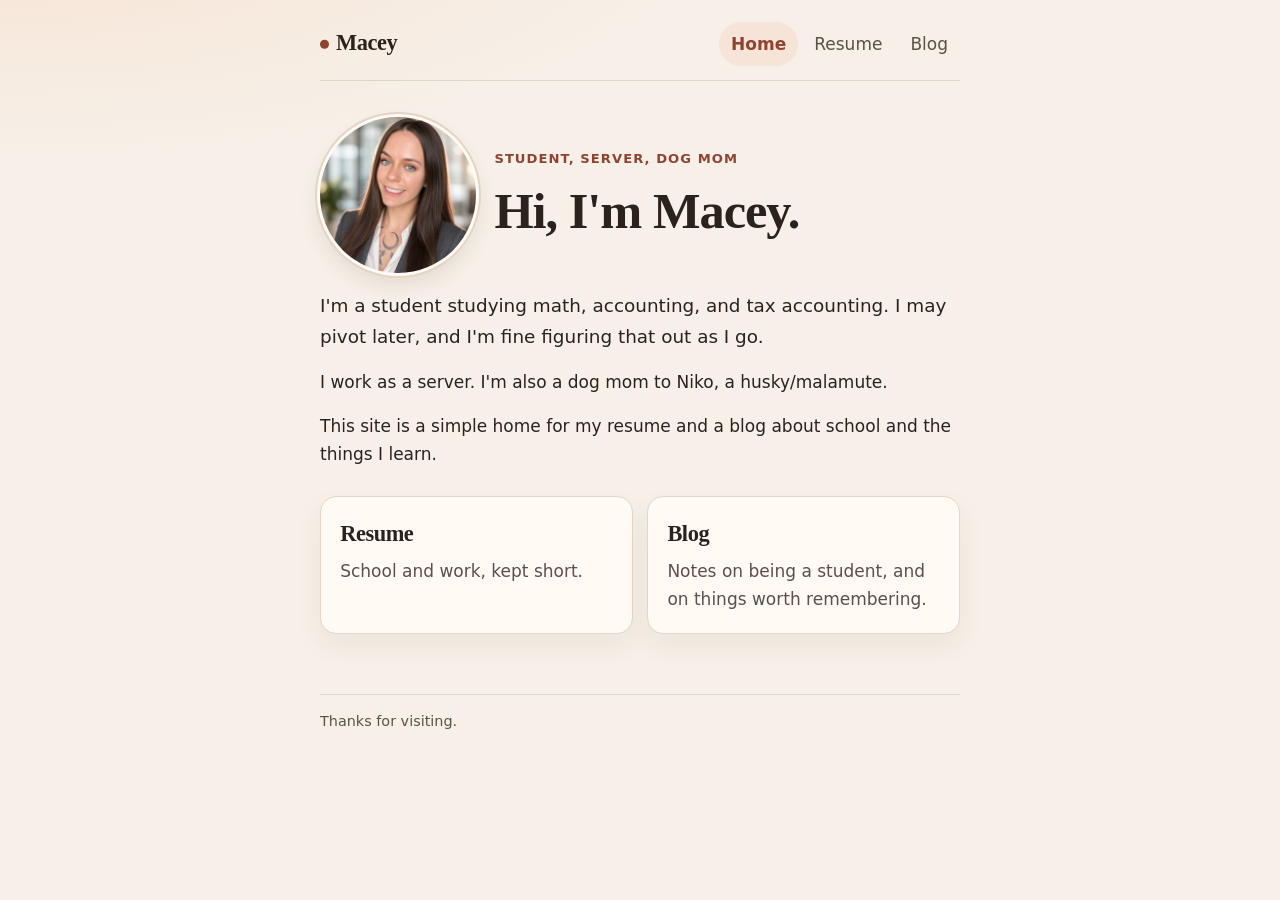
<file: index.html>
<!DOCTYPE html>
<html lang="en">
<head>
  <meta charset="utf-8">
<meta name="robots" content="noindex, nofollow">
  <meta name="viewport" content="width=device-width, initial-scale=1">
  <title>Macey Kirkman</title>
  <meta name="description" content="Macey is a student studying math, accounting, and tax accounting. She works as a server and is a dog mom to Niko.">
  <meta name="theme-color" content="#f6f0e8">
  <meta property="og:title" content="Macey Kirkman">
  <meta property="og:description" content="Macey is a student studying math, accounting, and tax accounting. She works as a server and is a dog mom to Niko.">
  <meta property="og:type" content="website">
  <meta property="og:url" content="https://maceface13.github.io/">
  <meta property="og:image" content="https://maceface13.github.io/images/headshot.jpg">
  <meta property="og:image:width" content="320">
  <meta property="og:image:height" content="320">
  <link rel="stylesheet" href="css/styles.css">
  <link rel="icon" href="favicon.svg" type="image/svg+xml">
  <link rel="icon" href="favicon-32.png" type="image/png" sizes="32x32">
  <link rel="apple-touch-icon" href="apple-touch-icon.png">

</head>
<body>
  <a class="skip-link" href="#main">Skip to content</a>
  <div class="page">
    <header class="site-header">
      <a class="site-name" href="index.html">Macey</a>
      <nav aria-label="Main">
        <a href="index.html" aria-current="page">Home</a>
        <a href="resume.html">Resume</a>
        <a href="blog/index.html">Blog</a>
      </nav>
    </header>

    <main id="main">
      <div class="intro">
        <img class="headshot" src="images/headshot.jpg" width="320" height="320" alt="Photo of Macey">
        <div>
          <p class="kicker">Student, server, dog mom</p>
          <h1>Hi, I'm Macey.</h1>
        </div>
      </div>
      <p class="lede">I'm a student studying math, accounting, and tax accounting. I may pivot later, and I'm fine figuring that out as I go.</p>
      <p>I work as a server. I'm also a dog mom to Niko, a husky/malamute.</p>
      <p>This site is a simple home for my resume and a blog about school and the things I learn.</p>

      <div class="cards">
        <a class="card" href="resume.html">
          <strong>Resume</strong>
          <span>School and work, kept short.</span>
        </a>
        <a class="card" href="blog/index.html">
          <strong>Blog</strong>
          <span>Notes on being a student, and on things worth remembering.</span>
        </a>
      </div>
    </main>

    <footer class="site-footer">
      <p>Thanks for visiting.</p>
    </footer>
  </div>
</body>
</html>
</file>
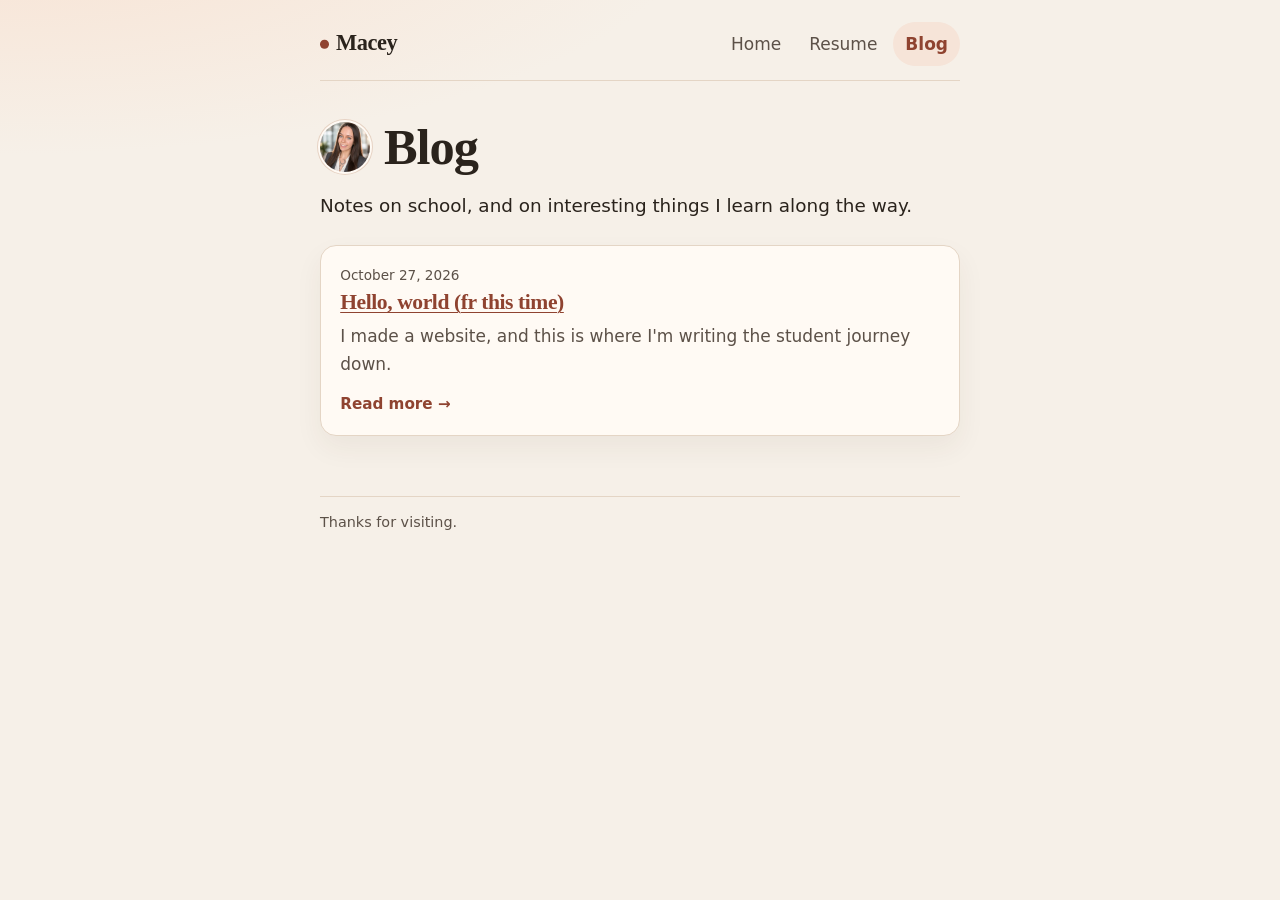
<file: blog/index.html>
<!DOCTYPE html>
<html lang="en">
<head>
  <meta charset="utf-8">
<meta name="robots" content="noindex, nofollow">
  <meta name="viewport" content="width=device-width, initial-scale=1">
  <title>Blog · Macey</title>
  <meta name="description" content="Macey's blog: notes on being a student and things worth remembering.">
  <meta name="theme-color" content="#f6f0e8">
  <meta property="og:title" content="Blog · Macey">
  <meta property="og:description" content="Macey's blog: notes on being a student and things worth remembering.">
  <meta property="og:type" content="website">
  <meta property="og:url" content="https://maceface13.github.io/blog/">
  <meta property="og:image" content="https://maceface13.github.io/images/headshot.jpg">
  <meta property="og:image:width" content="320">
  <meta property="og:image:height" content="320">
  <link rel="stylesheet" href="../css/styles.css">
  <link rel="icon" href="../favicon.svg" type="image/svg+xml">
  <link rel="icon" href="../favicon-32.png" type="image/png" sizes="32x32">
  <link rel="apple-touch-icon" href="../apple-touch-icon.png">

</head>
<body>
  <a class="skip-link" href="#main">Skip to content</a>
  <div class="page">
    <header class="site-header">
      <a class="site-name" href="../index.html">Macey</a>
      <nav aria-label="Main">
        <a href="../index.html">Home</a>
        <a href="../resume.html">Resume</a>
        <a href="index.html" aria-current="page">Blog</a>
      </nav>
    </header>

    <main id="main">
      <!--
        Adding a post:
        1. Copy hello-world.html in this folder and give the copy a new file name.
        2. Change the title, date, and paragraphs in that new file.
        3. Copy an <li> below, paste it at the top of the list, and update the link (href), date, title, and summary.
           Leave the "Read more →" line as it is. The whole card is one link.
        Fuller steps are in the README at the project root.
      -->
      <div class="blog-intro">
        <img class="headshot headshot-thumb" src="../images/headshot.jpg" width="320" height="320" alt="Photo of Macey">
        <h1>Blog</h1>
      </div>
      <p class="lede">Notes on school, and on interesting things I learn along the way.</p>

      <ul class="post-list">
        <li>
          <a class="post-card" href="hello-world.html">
            <time datetime="2026-10-27">October 27, 2026</time>
            <h2>Hello, world (fr this time)</h2>
            <p>I made a website, and this is where I'm writing the student journey down.</p>
            <span class="read-more">Read more →</span>
          </a>
        </li>
      </ul>
    </main>

    <footer class="site-footer">
      <p>Thanks for visiting.</p>
    </footer>
  </div>
</body>
</html>
</file>
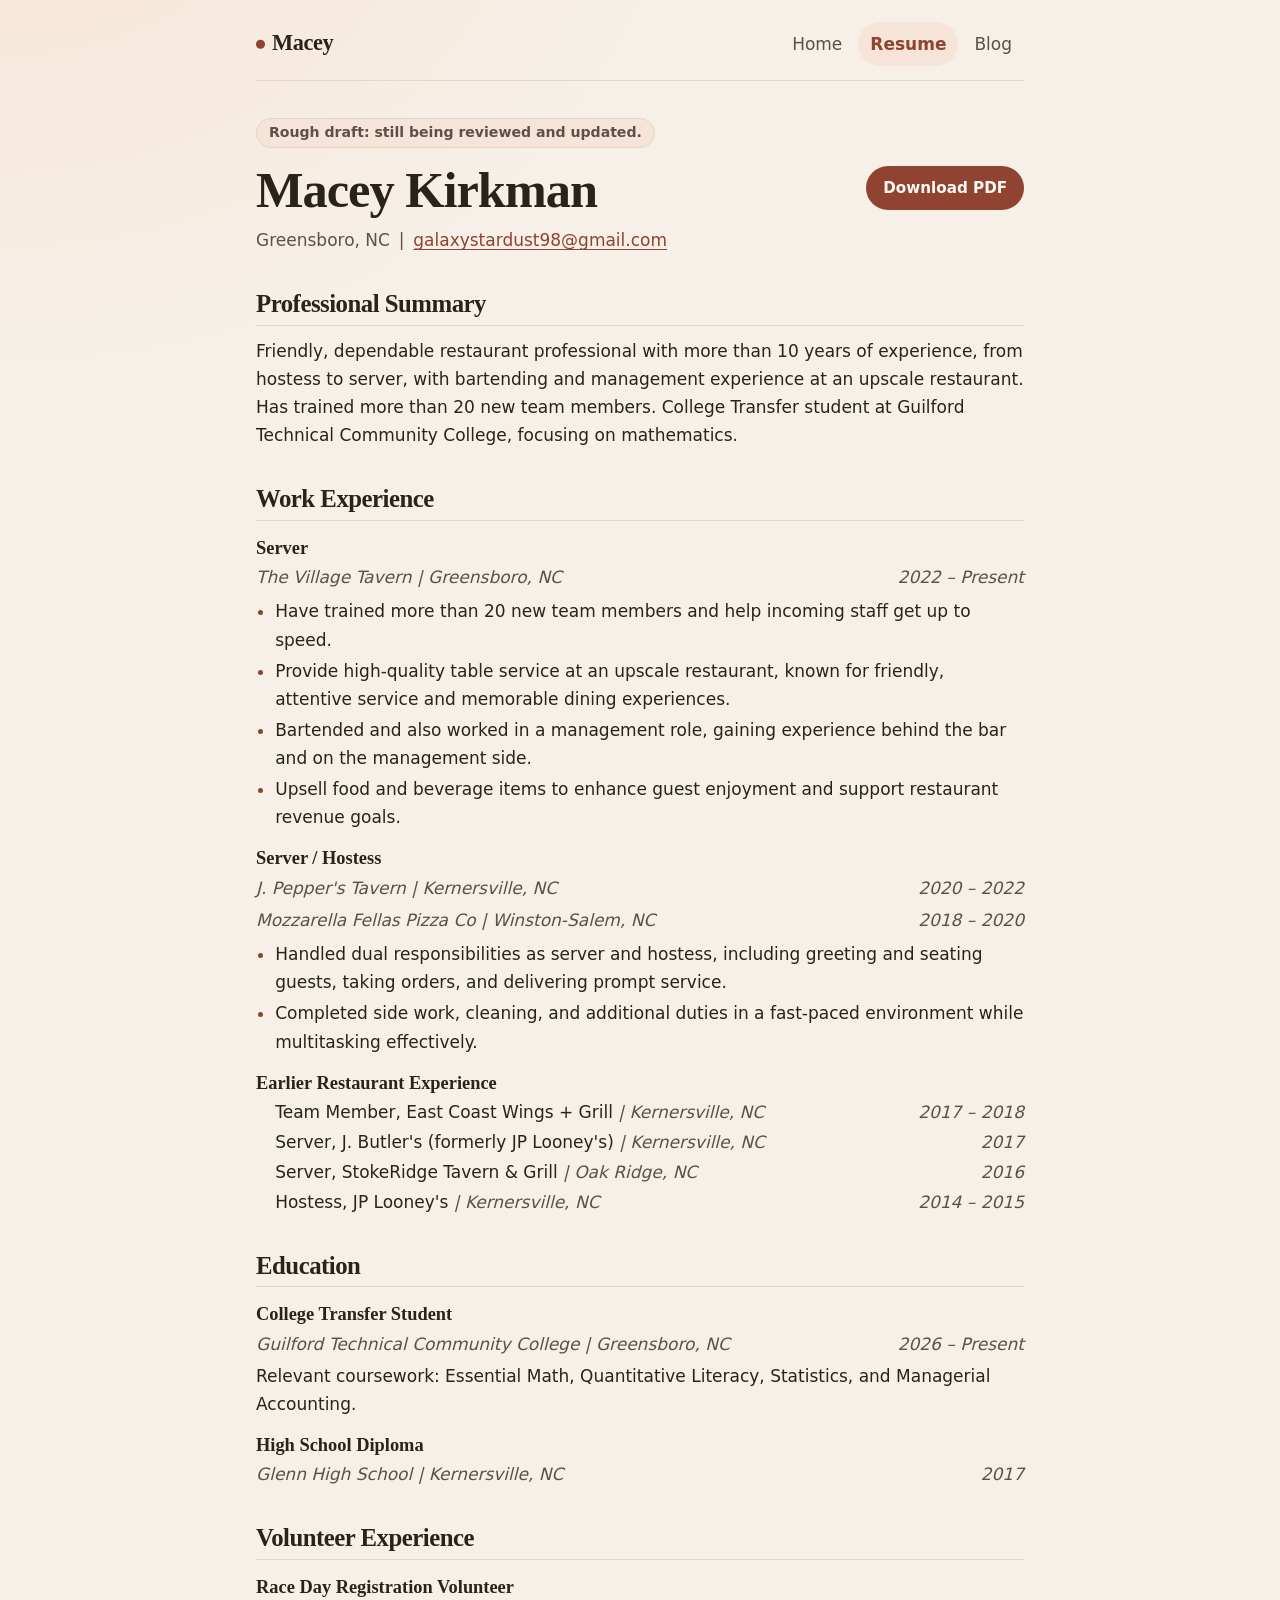
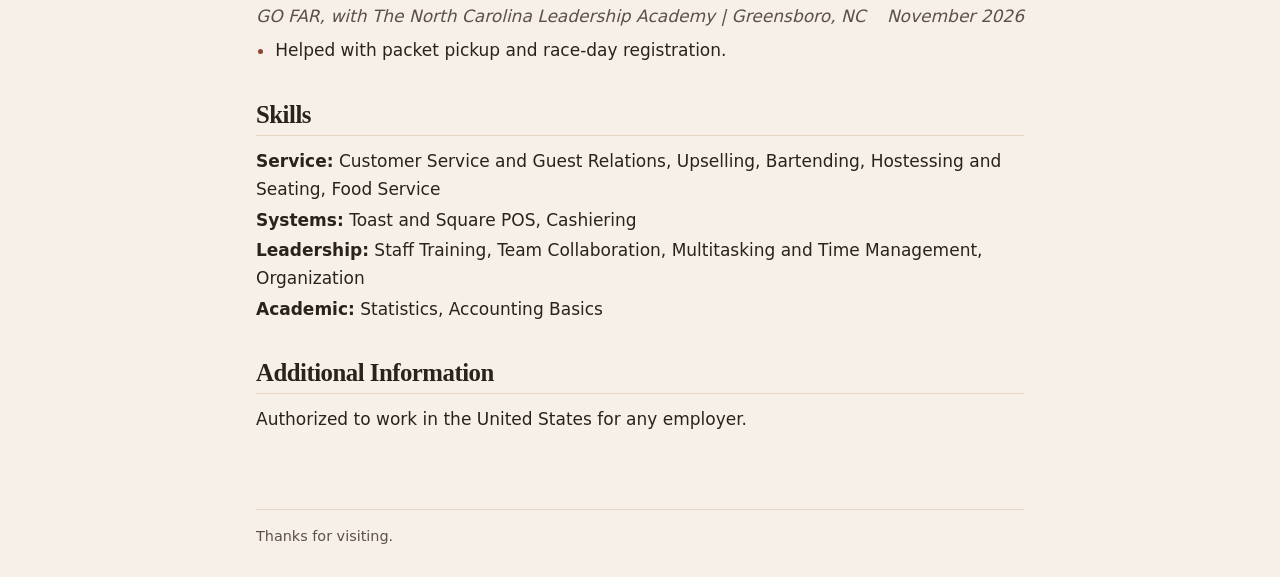
<file: resume.html>
<!DOCTYPE html>
<html lang="en">
<head>
  <meta charset="utf-8">
<meta name="robots" content="noindex, nofollow">
  <meta name="viewport" content="width=device-width, initial-scale=1">
  <title>Resume · Macey</title>
  <meta name="description" content="Macey's resume: studies in mathematics at GTCC, and server and hostess experience.">
  <meta name="theme-color" content="#f6f0e8">
  <meta property="og:title" content="Resume · Macey">
  <meta property="og:description" content="Macey's resume: studies in mathematics at GTCC, and server and hostess experience.">
  <meta property="og:type" content="website">
  <meta property="og:url" content="https://maceface13.github.io/resume.html">
  <meta property="og:image" content="https://maceface13.github.io/images/headshot.jpg">
  <meta property="og:image:width" content="320">
  <meta property="og:image:height" content="320">
  <link rel="stylesheet" href="css/styles.css">
  <link rel="icon" href="favicon.svg" type="image/svg+xml">
  <link rel="icon" href="favicon-32.png" type="image/png" sizes="32x32">
  <link rel="apple-touch-icon" href="apple-touch-icon.png">

</head>
<body>
  <a class="skip-link" href="#main">Skip to content</a>
  <div class="page">
    <header class="site-header">
      <a class="site-name" href="index.html">Macey</a>
      <nav aria-label="Main">
        <a href="index.html">Home</a>
        <a href="resume.html" aria-current="page">Resume</a>
        <a href="blog/index.html">Blog</a>
      </nav>
    </header>

    <main id="main">
      <!-- Public contact is city, state, and email only. Keep the phone number and ZIP code off this page and off the PDF. -->
      <article class="resume">
        <p class="draft-badge">Rough draft: still being reviewed and updated.</p>
        <div class="resume-top">
          <div>
            <h1>Macey Kirkman</h1>
            <p class="resume-contact"><span>Greensboro, NC</span><span class="sep" aria-hidden="true">|</span><a href="mailto:galaxystardust98@gmail.com">galaxystardust98@gmail.com</a></p>
          </div>
          <a class="download-btn" href="Elizabeth_Kirkman_Resume.pdf" download>Download PDF</a>
        </div>

        <section>
          <h2>Professional Summary</h2>
          <p>Friendly, dependable restaurant professional with more than 10 years of experience, from hostess to server, with bartending and management experience at an upscale restaurant. Has trained more than 20 new team members. College Transfer student at Guilford Technical Community College, focusing on mathematics.</p>
        </section>

        <section>
          <h2>Work Experience</h2>
          <div class="resume-job">
            <h3 class="resume-role">Server</h3>
            <p class="resume-org"><span>The Village Tavern<span class="loc">Greensboro, NC</span></span><span class="dates">2022 – Present</span></p>
            <ul>
              <li>Have trained more than 20 new team members and help incoming staff get up to speed.</li>
              <li>Provide high-quality table service at an upscale restaurant, known for friendly, attentive service and memorable dining experiences.</li>
              <li>Bartended and also worked in a management role, gaining experience behind the bar and on the management side.</li>
              <li>Upsell food and beverage items to enhance guest enjoyment and support restaurant revenue goals.</li>
            </ul>
          </div>
          <div class="resume-job">
            <h3 class="resume-role">Server / Hostess</h3>
            <p class="resume-org"><span>J. Pepper&#39;s Tavern<span class="loc">Kernersville, NC</span></span><span class="dates">2020 – 2022</span></p>
            <p class="resume-org"><span>Mozzarella Fellas Pizza Co<span class="loc">Winston-Salem, NC</span></span><span class="dates">2018 – 2020</span></p>
            <ul>
              <li>Handled dual responsibilities as server and hostess, including greeting and seating guests, taking orders, and delivering prompt service.</li>
              <li>Completed side work, cleaning, and additional duties in a fast-paced environment while multitasking effectively.</li>
            </ul>
          </div>
          <div class="resume-job">
            <h3 class="resume-role">Earlier Restaurant Experience</h3>
            <ul class="resume-earlier-list">
              <li><span>Team Member, East Coast Wings + Grill<span class="loc">Kernersville, NC</span></span><span class="dates">2017 – 2018</span></li>
              <li><span>Server, J. Butler&#39;s (formerly JP Looney&#39;s)<span class="loc">Kernersville, NC</span></span><span class="dates">2017</span></li>
              <li><span>Server, StokeRidge Tavern &amp; Grill<span class="loc">Oak Ridge, NC</span></span><span class="dates">2016</span></li>
              <li><span>Hostess, JP Looney&#39;s<span class="loc">Kernersville, NC</span></span><span class="dates">2014 – 2015</span></li>
            </ul>
          </div>
        </section>

        <section>
          <h2>Education</h2>
          <h3 class="resume-role">College Transfer Student</h3>
          <p class="resume-org"><span>Guilford Technical Community College<span class="loc">Greensboro, NC</span></span><span class="dates">2026 – Present</span></p>
          <p class="resume-courses">Relevant coursework: Essential Math, Quantitative Literacy, Statistics, and Managerial Accounting.</p>
          <h3 class="resume-role">High School Diploma</h3>
          <p class="resume-org"><span>Glenn High School<span class="loc">Kernersville, NC</span></span><span class="dates">2017</span></p>
        </section>

        <section>
          <h2>Volunteer Experience</h2>
          <div class="resume-job">
            <h3 class="resume-role">Race Day Registration Volunteer</h3>
            <p class="resume-org"><span>GO FAR, with The North Carolina Leadership Academy<span class="loc">Greensboro, NC</span></span><span class="dates">November 2026</span></p>
            <ul>
              <li>Helped with packet pickup and race-day registration.</li>
            </ul>
          </div>
        </section>

        <section>
          <h2>Skills</h2>
          <p class="resume-skill-group"><strong>Service:</strong> Customer Service and Guest Relations, Upselling, Bartending, Hostessing and Seating, Food Service</p>
          <p class="resume-skill-group"><strong>Systems:</strong> Toast and Square POS, Cashiering</p>
          <p class="resume-skill-group"><strong>Leadership:</strong> Staff Training, Team Collaboration, Multitasking and Time Management, Organization</p>
          <p class="resume-skill-group"><strong>Academic:</strong> Statistics, Accounting Basics</p>
        </section>

        <section>
          <h2>Additional Information</h2>
          <p>Authorized to work in the United States for any employer.</p>
        </section>
      </article>
    </main>

    <footer class="site-footer">
      <p>Thanks for visiting.</p>
    </footer>
  </div>
</body>
</html>
</file>
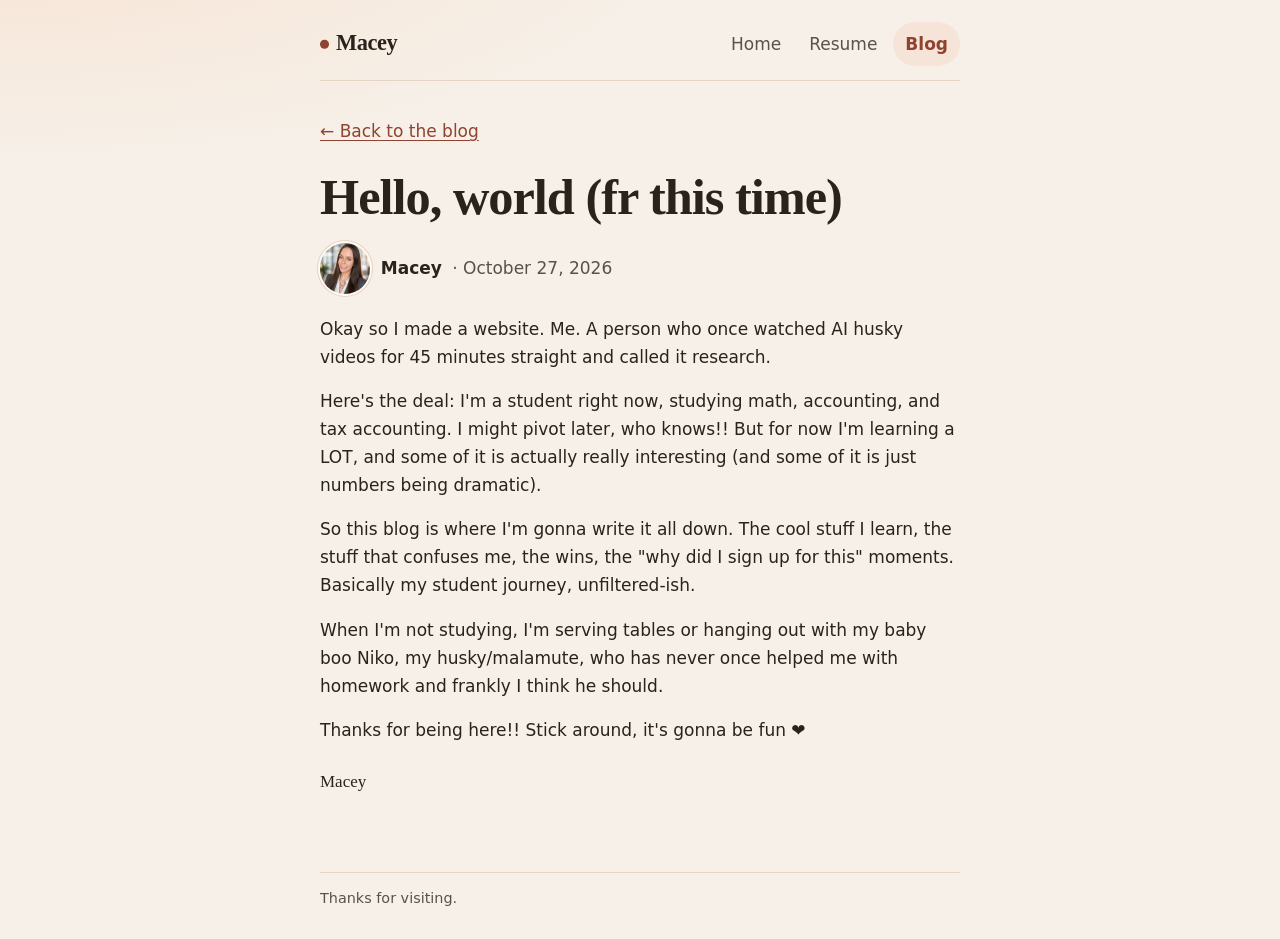
<file: blog/hello-world.html>
<!DOCTYPE html>
<html lang="en">
<head>
  <meta charset="utf-8">
<meta name="robots" content="noindex, nofollow">
  <meta name="viewport" content="width=device-width, initial-scale=1">
  <title>Hello, world (fr this time) · Macey</title>
  <meta name="description" content="Macey made a website and is writing down her student journey.">
  <meta name="theme-color" content="#f6f0e8">
  <meta property="og:title" content="Hello, world (fr this time) · Macey">
  <meta property="og:description" content="Macey made a website and is writing down her student journey.">
  <meta property="og:type" content="article">
  <meta property="og:url" content="https://maceface13.github.io/blog/hello-world.html">
  <meta property="og:image" content="https://maceface13.github.io/images/headshot.jpg">
  <meta property="og:image:width" content="320">
  <meta property="og:image:height" content="320">
  <link rel="stylesheet" href="../css/styles.css">
  <link rel="icon" href="../favicon.svg" type="image/svg+xml">
  <link rel="icon" href="../favicon-32.png" type="image/png" sizes="32x32">
  <link rel="apple-touch-icon" href="../apple-touch-icon.png">

</head>
<body>
  <a class="skip-link" href="#main">Skip to content</a>
  <div class="page">
    <header class="site-header">
      <a class="site-name" href="../index.html">Macey</a>
      <nav aria-label="Main">
        <a href="../index.html">Home</a>
        <a href="../resume.html">Resume</a>
        <a href="index.html" aria-current="page">Blog</a>
      </nav>
    </header>

    <main id="main">
      <!--
        This is a blog post. To write a new one, copy this file, rename the copy,
        then change the title, date, and paragraphs. Leave the byline photo and
        the name Macey as they are. Add a matching link at the top of the list
        in index.html (this same folder). See the README.
      -->
      <p class="back"><a href="index.html">← Back to the blog</a></p>
      <article>
        <h1>Hello, world (fr this time)</h1>
        <p class="byline">
          <img class="headshot headshot-thumb" src="../images/headshot.jpg" width="320" height="320" alt="Photo of Macey">
          <span class="byline-name">Macey</span>
          <time datetime="2026-10-27">October 27, 2026</time>
        </p>

        <p>Okay so I made a website. Me. A person who once watched AI husky videos for 45 minutes straight and called it research.</p>

        <p>Here's the deal: I'm a student right now, studying math, accounting, and tax accounting. I might pivot later, who knows!! But for now I'm learning a LOT, and some of it is actually really interesting (and some of it is just numbers being dramatic).</p>

        <p>So this blog is where I'm gonna write it all down. The cool stuff I learn, the stuff that confuses me, the wins, the "why did I sign up for this" moments. Basically my student journey, unfiltered-ish.</p>

        <p>When I'm not studying, I'm serving tables or hanging out with my baby boo Niko, my husky/malamute, who has never once helped me with homework and frankly I think he should.</p>

        <p>Thanks for being here!! Stick around, it's gonna be fun ❤️</p>

        <p class="signoff">Macey</p>
      </article>
    </main>

    <footer class="site-footer">
      <p>Thanks for visiting.</p>
    </footer>
  </div>
</body>
</html>
</file>
<file: css/styles.css>
/*
  Macey's site styles.
  Change the colors and fonts in :root to restyle the whole site.
*/

:root {
  --bg: #f6f0e8;
  --surface: #fffaf4;
  --ink: #2a231c;
  --muted: #5c5148;
  --line: #e4d5c5;
  --accent: #8f4330;
  --accent-hover: #6f3324;
  --accent-soft: #f6e4d8;
  --shadow: 0 12px 28px rgba(74, 44, 26, 0.06);
  --radius: 16px;
  --serif: "Iowan Old Style", "Palatino Linotype", Palatino, Georgia, "Times New Roman", serif;
  --sans: "Segoe UI", system-ui, -apple-system, BlinkMacSystemFont, Helvetica, Arial, sans-serif;
}

*,
*::before,
*::after {
  box-sizing: border-box;
}

html {
  color-scheme: light;
  scroll-behavior: smooth;
}

body {
  margin: 0;
  min-height: 100vh;
  background-color: var(--bg);
  background-image: radial-gradient(ellipse 90% 42% at 0% -8%, #f8e3d4, transparent 60%);
  color: var(--ink);
  font-family: var(--sans);
  font-size: 1.0625rem;
  line-height: 1.65;
}

.skip-link {
  position: absolute;
  left: 0.75rem;
  top: 0.75rem;
  transform: translateY(-150%);
  background: var(--ink);
  color: #fffaf4;
  padding: 0.45rem 0.75rem;
  border-radius: 8px;
  z-index: 2;
}

.skip-link:focus {
  transform: none;
}

.page {
  width: min(100% - 2rem, 40rem);
  margin-inline: auto;
}

.site-header {
  display: flex;
  flex-wrap: wrap;
  align-items: center;
  justify-content: space-between;
  gap: 0.75rem 1.25rem;
  padding: 1.35rem 0 0.9rem;
  border-bottom: 1px solid var(--line);
}

.site-name {
  font-family: var(--serif);
  font-size: 1.4rem;
  font-weight: 600;
  letter-spacing: -0.02em;
  color: var(--ink);
  text-decoration: none;
}

.site-name::before {
  content: "";
  display: inline-block;
  width: 0.55rem;
  height: 0.55rem;
  margin-right: 0.45rem;
  border-radius: 50%;
  background: var(--accent);
  transform: translateY(-0.08rem);
}

nav {
  display: flex;
  flex-wrap: wrap;
  gap: 0.25rem;
}

nav a {
  display: inline-flex;
  align-items: center;
  justify-content: center;
  min-height: 44px;
  color: var(--muted);
  text-decoration: none;
  padding: 0.4rem 0.75rem;
  border-radius: 999px;
}

nav a:hover {
  color: var(--ink);
  background: rgba(143, 67, 48, 0.08);
}

nav a[aria-current="page"] {
  color: var(--accent);
  background: var(--accent-soft);
  font-weight: 600;
}

main {
  padding: 2.25rem 0 3.5rem;
}

h1,
h2,
h3 {
  font-family: var(--serif);
  font-weight: 600;
  letter-spacing: -0.02em;
  line-height: 1.2;
}

h1 {
  margin: 0 0 1rem;
  font-size: clamp(2.15rem, 6vw, 3.15rem);
  text-wrap: balance;
}

h2 {
  margin: 2.2rem 0 0.7rem;
  font-size: 1.55rem;
}

.kicker {
  margin: 0 0 0.7rem;
  color: var(--accent);
  font-size: 0.82rem;
  font-weight: 600;
  letter-spacing: 0.08em;
  text-transform: uppercase;
}

.lede {
  margin-top: 0;
  font-size: 1.15rem;
}

.intro,
.resume-intro {
  display: flex;
  align-items: center;
  gap: 1.15rem;
}

.intro {
  margin-bottom: 1.15rem;
}

.resume-intro {
  margin-bottom: 0.35rem;
}

.intro h1,
.resume-intro h1,
.resume-intro .lede {
  margin-bottom: 0;
}

/* Round crop. The lower percentage keeps the face in frame on a tall photo. */
.headshot {
  flex: none;
  width: 9.75rem;
  height: 9.75rem;
  border-radius: 50%;
  object-fit: cover;
  object-position: center;
  background: var(--accent-soft);
  box-shadow:
    0 0 0 3px var(--surface),
    0 0 0 5px #e7d3c4,
    0 10px 22px rgba(74, 44, 26, 0.12);
}

.headshot-small {
  width: 4.6rem;
  height: 4.6rem;
  box-shadow:
    0 0 0 2px var(--surface),
    0 0 0 4px #e7d3c4,
    0 6px 14px rgba(74, 44, 26, 0.1);
}

/* Smaller circle for the blog header and post byline. */
.headshot.headshot-thumb {
  width: 3.15rem;
  height: 3.15rem;
  box-shadow:
    0 0 0 2px var(--surface),
    0 0 0 3px #e7d3c4;
}

.blog-intro {
  display: flex;
  align-items: center;
  gap: 0.85rem;
  margin-bottom: 0.85rem;
}

.blog-intro h1 {
  margin: 0;
}

p {
  margin: 0 0 1rem;
}

a {
  color: var(--accent);
  text-underline-offset: 0.16em;
}

a:hover {
  color: var(--accent-hover);
}

.cards {
  display: grid;
  gap: 0.9rem;
  margin-top: 1.75rem;
}

.card {
  display: block;
  background: var(--surface);
  border: 1px solid var(--line);
  border-radius: var(--radius);
  padding: 1.15rem 1.2rem 1.25rem;
  color: inherit;
  text-decoration: none;
  box-shadow: var(--shadow);
}

.card strong {
  display: block;
  margin-bottom: 0.3rem;
  font-family: var(--serif);
  font-size: 1.4rem;
  font-weight: 600;
  letter-spacing: -0.02em;
  color: var(--ink);
}

.card span {
  color: var(--muted);
}

.card:hover {
  border-color: #e0b8a4;
}

.card:hover strong {
  color: var(--accent);
}

.job {
  padding: 1rem 0;
  border-top: 1px solid var(--line);
}

.job h3 {
  margin: 0;
  font-size: 1.2rem;
}

.job-place,
.job-dates {
  margin: 0.15rem 0 0;
}

.job-dates {
  color: var(--muted);
  font-size: 0.95rem;
}

.skills {
  margin: 0.25rem 0 0;
  padding-left: 1.2rem;
}

.skills li {
  margin: 0.3rem 0;
  padding-left: 0.2rem;
}

.skills li::marker {
  color: var(--accent);
}

.post-list {
  list-style: none;
  display: grid;
  gap: 0.9rem;
  margin: 1.5rem 0 0;
  padding: 0;
}

.post-card {
  display: block;
  background: var(--surface);
  border: 1px solid var(--line);
  border-radius: var(--radius);
  padding: 1.1rem 1.2rem 1.15rem;
  color: inherit;
  text-decoration: none;
  box-shadow: var(--shadow);
  cursor: pointer;
  transition: transform 0.18s ease, border-color 0.18s ease, box-shadow 0.18s ease;
}

.post-card:hover {
  border-color: #e0b8a4;
  transform: translateY(-3px);
  box-shadow: 0 16px 30px rgba(74, 44, 26, 0.1);
}

.post-card:focus-visible {
  outline: 2px solid var(--accent);
  outline-offset: 3px;
}

.post-list time {
  display: block;
  color: var(--muted);
  font-size: 0.85rem;
}

.post-list h2 {
  margin: 0.25rem 0 0.35rem;
  font-size: 1.35rem;
  color: var(--accent);
  text-decoration: underline;
  text-decoration-thickness: 1px;
  text-underline-offset: 0.16em;
}

.post-card:hover h2 {
  color: var(--accent-hover);
}

.post-list p {
  margin: 0;
  color: var(--muted);
}

.read-more {
  display: inline-block;
  margin-top: 0.85rem;
  color: var(--accent);
  font-weight: 600;
  font-size: 0.95rem;
}

.post-card:hover .read-more {
  color: var(--accent-hover);
}

.back {
  margin: 0 0 1.35rem;
}

.byline {
  display: flex;
  flex-wrap: wrap;
  align-items: center;
  gap: 0.45rem 0.65rem;
  margin: 0.15rem 0 1.35rem;
  color: var(--muted);
}

.byline-name {
  color: var(--ink);
  font-weight: 600;
}

.byline time::before {
  content: "· ";
}

.signoff {
  margin-top: 1.5rem;
  font-family: var(--serif);
}

.site-footer {
  padding: 0.25rem 0 1.75rem;
  color: var(--muted);
  font-size: 0.9rem;
}

.site-footer p {
  margin: 0;
  padding-top: 0.9rem;
  border-top: 1px solid var(--line);
}

:focus-visible {
  outline: 2px solid var(--accent);
  outline-offset: 3px;
}

::selection {
  background: #f0c7b4;
  color: var(--ink);
}

@media (min-width: 640px) {
  .cards {
    grid-template-columns: 1fr 1fr;
  }
}

@media (max-width: 480px) {
  .site-header {
    align-items: flex-start;
  }

  nav a {
    padding: 0.45rem 0.7rem;
  }

  main {
    padding-top: 1.75rem;
  }

  .intro {
    align-items: flex-start;
  }

  .headshot {
    width: 6.75rem;
    height: 6.75rem;
  }

  .headshot-small {
    width: 3.75rem;
    height: 3.75rem;
  }
}

@media (prefers-reduced-motion: reduce) {
  html {
    scroll-behavior: auto;
  }

  .post-card {
    transition: none;
  }

  .post-card:hover {
    transform: none;
  }
}



/* Resume page */
.page:has(.resume) {
  width: min(100% - 2rem, 48rem);
}


.draft-badge {
  display: inline-block;
  max-width: 100%;
  margin: 0 0 0.75rem;
  padding: 0.28rem 0.75rem;
  border: 1px solid var(--line);
  border-radius: 999px;
  background: var(--accent-soft);
  color: var(--muted);
  font-size: 0.88rem;
  font-weight: 600;
  line-height: 1.4;
}

.resume-top {
  display: flex;
  flex-wrap: wrap;
  align-items: flex-start;
  justify-content: space-between;
  gap: 0.85rem 1.25rem;
  margin-bottom: 0.35rem;
}

.resume-top h1 {
  margin: 0 0 0.35rem;
}

.resume-contact {
  display: flex;
  flex-wrap: wrap;
  align-items: baseline;
  gap: 0.15rem 0.55rem;
  margin: 0;
  color: var(--muted);
}

.resume-contact .sep {
  color: var(--muted);
}

.btn,
.resume .download-btn {
  flex: none;
  display: inline-flex;
  align-items: center;
  justify-content: center;
  min-height: 44px;
  margin-top: 0.35rem;
  padding: 0.55rem 1.05rem;
  border-radius: 999px;
  background: var(--accent);
  color: #fffaf4;
  font-weight: 600;
  font-size: 0.95rem;
  line-height: 1.2;
  text-decoration: none;
}

.btn:hover,
.resume .download-btn:hover {
  background: var(--accent-hover);
  color: #fffaf4;
}

.resume section h2 {
  border-bottom: 1px solid var(--line);
  padding-bottom: 0.35rem;
}

h3.resume-role,
.resume-role {
  margin: 1rem 0 0.15rem;
  font-family: var(--serif);
  font-size: 1.15rem;
  font-weight: 600;
  letter-spacing: normal;
  line-height: 1.3;
}

.resume-org {
  display: grid;
  grid-template-columns: minmax(0, 1fr) auto;
  align-items: start;
  gap: 0.15rem 1.25rem;
  margin: 0 0 0.4rem;
  color: var(--muted);
  font-style: italic;
}

.resume-org .dates {
  color: var(--muted);
  text-align: right;
}

.resume-org .loc::before {
  content: " | ";
}

.resume ul {
  margin: 0.15rem 0 0.65rem;
  padding-left: 1.2rem;
}

.resume li {
  margin: 0.2rem 0;
}

.resume li::marker {
  color: var(--accent);
}

.skill-chips {
  display: flex;
  flex-wrap: wrap;
  gap: 0.4rem 0.45rem;
  margin: 0.15rem 0 0;
  padding: 0;
  list-style: none;
}

.skill-chips li {
  margin: 0;
  padding: 0.3rem 0.7rem;
  border-radius: 999px;
  background: var(--accent-soft);
  color: var(--ink);
  font-size: 0.92rem;
  line-height: 1.35;
}

.skill-chips li::marker {
  content: none;
}

.resume-earlier {
  margin: 0.35rem 0 0.55rem;
}

.resume-courses {
  margin: -0.15rem 0 0.55rem;
  color: var(--ink);
}

.resume-job {
  break-inside: avoid;
  page-break-inside: avoid;
}

@media (max-width: 480px) {
  .resume-org {
    grid-template-columns: 1fr;
    gap: 0.1rem;
  }

  .resume-org .dates {
    text-align: left;
  }

  .resume-org .loc {
    display: block;
  }

  .resume-org .loc::before {
    content: none;
  }

  .resume-contact {
    flex-direction: column;
    gap: 0.1rem;
  }

  .resume-contact .sep {
    display: none;
  }

  .resume .download-btn {
    margin-top: 0.15rem;
    padding: 0.6rem 1.1rem;
  }

  .draft-badge {
    display: block;
    width: fit-content;
    max-width: 100%;
    box-sizing: border-box;
    border-radius: 10px;
    padding: 0.4rem 0.75rem;
    font-size: 0.92rem;
    line-height: 1.45;
  }
}

@media print {
  @page {
    size: letter;
    margin: 0.45in;
  }

  html {
    font-size: 10pt;
  }

  body {
    background: #fff;
    background-image: none;
    color: #000;
    min-height: auto;
    height: auto;
    display: block;
    font-size: 10pt;
    line-height: 1.25;
  }

  .page,
  .page:has(.resume) {
    width: auto;
    max-width: none;
    margin: 0;
    min-height: auto;
    height: auto;
    display: block;
  }

  main {
    min-height: auto;
    height: auto;
    display: block;
    padding: 0;
  }

  .skip-link,
  .site-header,
  .site-footer,
  .back,
  .cards,
  .btn,
  .download-btn,
  .resume .download-btn {
    display: none;
  }

  .resume section {
    break-inside: auto;
    page-break-inside: auto;
  }

  .resume-job {
    break-inside: avoid;
    page-break-inside: avoid;
  }

  .resume-courses {
    margin: 0.05rem 0 0.25rem;
    font-size: 9.5pt;
  }

  .resume-earlier {
    margin: 0.2rem 0 0.15rem;
  }

  .draft-badge {
    margin: 0 0 0.2rem;
    padding: 0.12rem 0.5rem;
    font-size: 9pt;
    background: none;
    border: 1px solid #bbb;
    color: #333;
  }

  .resume-top {
    margin-bottom: 0.15rem;
  }

  .resume-top h1,
  .resume h1 {
    font-size: 20pt;
    margin: 0 0 0.12rem;
  }

  .resume section h2 {
    font-size: 11pt;
    margin: 0.38rem 0 0.14rem;
    padding-bottom: 0.08rem;
  }

  h3.resume-role,
  .resume-role {
    font-size: 10.5pt;
    margin: 0.28rem 0 0.02rem;
  }

  .resume-org {
    margin-bottom: 0.15rem;
  }

  .resume-contact {
    margin: 0;
  }

  .resume ul {
    margin: 0.08rem 0 0.28rem;
  }

  .resume li {
    margin: 0.05rem 0;
  }

  .skill-chips {
    gap: 0.2rem 0.25rem;
  }

  .skill-chips li {
    padding: 0.08rem 0.4rem;
    font-size: 9pt;
    background: none;
    border: 1px solid #cbb;
    color: #000;
  }

  a {
    color: inherit;
    text-decoration: none;
  }
}

.resume-skill-group {
  margin: 0.15rem 0;
}

.resume-org + .resume-org {
  margin-top: -0.15rem;
}

@media print {
  .resume-skill-group {
    margin: 0.05rem 0;
  }
}

.resume-earlier-list {
  margin: 0.15rem 0 0.35rem;
  padding-left: 1.2rem;
}

.resume-earlier-list li {
  display: grid;
  grid-template-columns: minmax(0, 1fr) auto;
  align-items: start;
  gap: 0.15rem 1.25rem;
  margin: 0.12rem 0;
}

.resume-earlier-list .dates {
  color: var(--muted);
  text-align: right;
  font-style: italic;
}

.resume-earlier-list .loc {
  color: var(--muted);
  font-style: italic;
}

.resume-earlier-list .loc::before {
  content: " | ";
}

@media (max-width: 480px) {
  .resume-earlier-list li {
    grid-template-columns: 1fr;
    gap: 0.1rem;
  }

  .resume-earlier-list .dates {
    text-align: left;
  }

  .resume-earlier-list .loc {
    display: block;
  }

  .resume-earlier-list .loc::before {
    content: none;
  }
}

@media print {
  .resume-earlier-list {
    margin: 0.08rem 0 0.15rem;
  }

  .resume-earlier-list li {
    margin: 0.04rem 0;
  }
}
</file>
